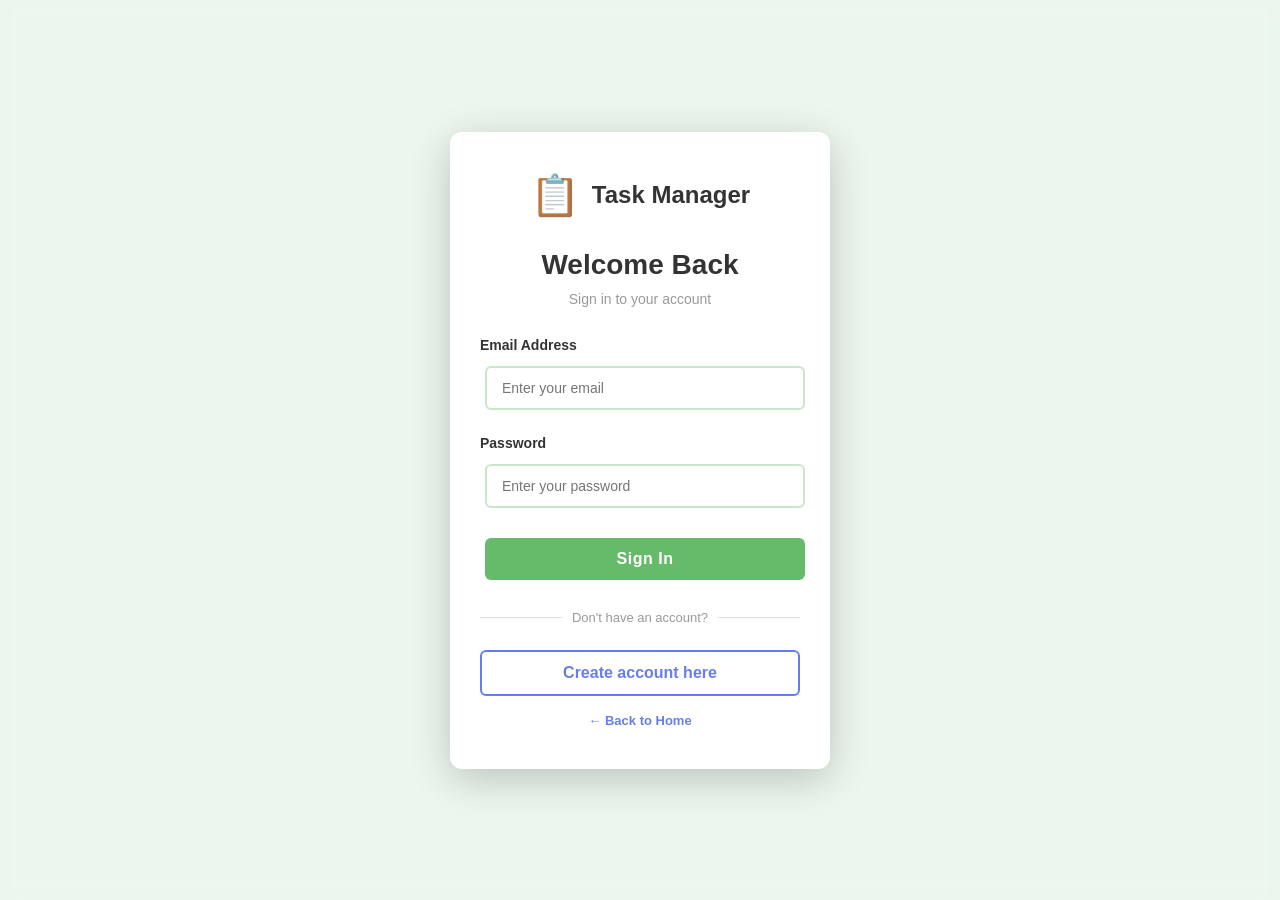
<file: frontend/login.html>
<!DOCTYPE html>
<html lang="en">
<head>
    <meta charset="UTF-8">
    <title>Login - Task Manager</title>
    <link rel="stylesheet" href="style.css">
</head>
<body class="auth-body">

<div class="auth-container">
    <div class="auth-card">
        <!-- Logo -->
        <div class="auth-logo">
            <span class="logo-icon">📋</span>
            <h1>Task Manager</h1>
        </div>

        <!-- Heading -->
        <h2 class="auth-heading">Welcome Back</h2>
        <p class="auth-subheading">Sign in to your account</p>

        <!-- Form -->
        <form onsubmit="handleLogin(event)" class="auth-form">
            <!-- Email Field -->
            <div class="form-group">
                <label for="email">Email Address</label>
                <input 
                    type="email" 
                    id="email" 
                    placeholder="Enter your email" 
                    required
                >
                
            </div>

            <!-- Password Field -->
            <div class="form-group">
                <label for="password">Password</label>
                <input 
                    type="password" 
                    id="password" 
                    placeholder="Enter your password" 
                    required
                >
                
            </div>

            <!-- Login Button -->
            <button type="submit" class="auth-button">Sign In</button>
        </form>

        <!-- Divider -->
        <div class="auth-divider">
            <span>Don't have an account?</span>
        </div>

        <!-- Register Link -->
        <a href="/register" class="auth-link">Create account here</a>

        <!-- Back to Home -->
        <p class="auth-footer">
            <a href="/">← Back to Home</a>
        </p>
    </div>
</div>

<script>
function handleLogin(event) {
    event.preventDefault();
    login();
}

function login(){
    const email = document.getElementById("email").value.trim();
    const password = document.getElementById("password").value.trim();
    
    if(!email || !password){
        alert("Please enter email and password");
        return;
    }
    
    fetch("/api/login",{
        method:"POST",
        headers:{"Content-Type":"application/json"},
        body:JSON.stringify({
            email:email,
            password:password
        })
    })
    .then(res=>res.json())
    .then(data=>{
        console.log("Login response:", data);
        if(data.id){
            // Store complete user object for script.js
            localStorage.setItem("currentUser", JSON.stringify(data));
            // Keep individual items for other uses
            localStorage.setItem("userId", data.id);
            localStorage.setItem("userName", data.name);
            localStorage.setItem("userEmail", data.email);
            window.location="/home";
        }else{
            alert("Invalid credentials. Please check your email and password.");
        }
    }).catch(err=>alert("Error: " + err));
}
</script>

</body>
</html>
</html>
</file>
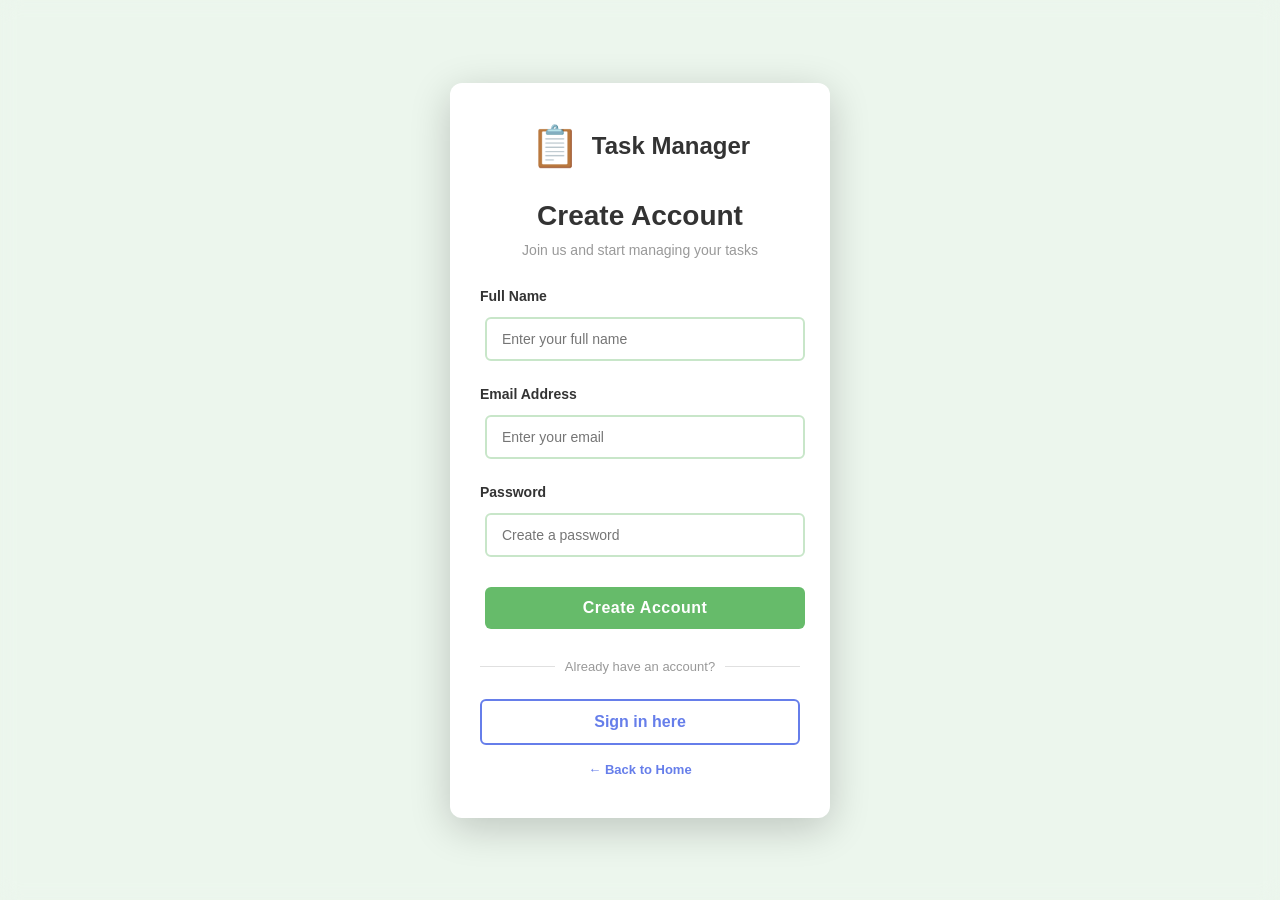
<file: frontend/register.html>
<!DOCTYPE html>
<html lang="en">
<head>
    <meta charset="UTF-8">
    <title>Register - Task Manager</title>
    <link rel="stylesheet" href="style.css">
</head>
<body class="auth-body">

<div class="auth-container">
    <div class="auth-card">
        <!-- Logo -->
        <div class="auth-logo">
            <span class="logo-icon">📋</span>
            <h1>Task Manager</h1>
        </div>

        <!-- Heading -->
        <h2 class="auth-heading">Create Account</h2>
        <p class="auth-subheading">Join us and start managing your tasks</p>

        <!-- Form -->
        <form onsubmit="handleRegister(event)" class="auth-form">
            <!-- Name Field -->
            <div class="form-group">
                <label for="name">Full Name</label>
                <input 
                    type="text" 
                    id="name" 
                    placeholder="Enter your full name" 
                    required
                >
                
            </div>

            <!-- Email Field -->
            <div class="form-group">
                <label for="email">Email Address</label>
                <input 
                    type="email" 
                    id="email" 
                    placeholder="Enter your email" 
                    required
                >
                
            </div>

            <!-- Password Field -->
            <div class="form-group">
                <label for="password">Password</label>
                <input 
                    type="password" 
                    id="password" 
                    placeholder="Create a password" 
                    required
                >
                
            </div>

            <!-- Register Button -->
            <button type="submit" class="auth-button">Create Account</button>
        </form>

        <!-- Divider -->
        <div class="auth-divider">
            <span>Already have an account?</span>
        </div>

        <!-- Login Link -->
        <a href="/login" class="auth-link">Sign in here</a>

        <!-- Back to Home -->
        <p class="auth-footer">
            <a href="/">← Back to Home</a>
        </p>
    </div>
</div>

<script>
function handleRegister(event) {
    event.preventDefault();
    register();
}

function register(){
    const name = document.getElementById("name").value.trim();
    const email = document.getElementById("email").value.trim();
    const password = document.getElementById("password").value.trim();
    
    if(!name || !email || !password){
        alert("Please fill in all fields");
        return;
    }

    if(password.length < 6) {
        alert("Password must be at least 6 characters long");
        return;
    }
    
    fetch("/api/register",{
        method:"POST",
        headers:{"Content-Type":"application/json"},
        body:JSON.stringify({
            name:name,
            email:email,
            password:password
        })
    }).then(res=>res.json())
    .then(data=>{
        if(data.message){
            alert("Registration successful! Please login.");
            window.location="/login";
        }else{
            alert("Registration failed: " + (data.error || "Unknown error"));
        }
    }).catch(err=>alert("Error: " + err));
}
</script>

</body>
</html>
</file>
<file: frontend/style.css>
* {
    margin: 0;
    padding: 0;
    box-sizing: border-box;
}

body {
    font-family: 'Segoe UI', Tahoma, Geneva, Verdana, sans-serif;
    background: #f5f5f5;
    color: #333;
}

/* Navigation Bar */
.navbar {
    background: white;
    box-shadow: 0 2px 4px rgba(0,0,0,0.1);
    padding: 0;
    position: sticky;
    top: 0;
    z-index: 100;
}

.nav-container {
    max-width: 1200px;
    margin: 0 auto;
    display: flex;
    align-items: center;
    justify-content: space-between;
    padding: 15px 30px;
}

.nav-left {
    flex: 1;
}

.logo {
    display: flex;
    align-items: center;
    gap: 10px;
    font-size: 20px;
    font-weight: bold;
    color: #4caf50;
}

.logo-icon {
    font-size: 28px;
}

.nav-center {
    flex: 2;
    display: flex;
    gap: 30px;
    justify-content: center;
}

.nav-link {
    text-decoration: none;
    color: #666;
    font-weight: 500;
    transition: color 0.3s;
    border-bottom: 2px solid transparent;
    padding-bottom: 5px;
}

.nav-link:hover,
.nav-link.active {
    color: #4caf50;
    border-bottom-color: #4caf50;
}

.nav-right {
    flex: 1;
    display: flex;
    align-items: center;
    gap: 20px;
    justify-content: flex-end;
}

.user-email {
    color: #666;
    font-size: 14px;
}

.logout-btn {
    background: #4caf50;
    color: white;
    border: none;
    padding: 8px 16px;
    border-radius: 4px;
    cursor: pointer;
    font-weight: 500;
    transition: background 0.3s;
}

.logout-btn:hover {
    background: #45a049;
}

/* Landing Page */
.landing-container {
    min-height: 100vh;
    display: flex;
    flex-direction: column;
}

.landing-navbar {
    background: white;
    padding: 20px 40px;
    box-shadow: 0 2px 4px rgba(0,0,0,0.05);
}

.landing-logo {
    display: flex;
    align-items: center;
    gap: 10px;
    font-size: 22px;
    font-weight: bold;
    color: #4caf50;
}

.landing-content {
    display: flex;
    align-items: center;
    justify-content: space-between;
    max-width: 1200px;
    margin: 60px auto;
    padding: 0 40px;
    gap: 60px;
    flex: 1;
}

.landing-left {
    flex: 1;
}

.landing-left h1 {
    font-size: 48px;
    color: #4caf50;
    margin-bottom: 20px;
    line-height: 1.2;
}

.landing-left p {
    font-size: 18px;
    color: #666;
    margin-bottom: 30px;
    line-height: 1.6;
}

.landing-buttons {
    display: flex;
    gap: 20px;
}

.btn-register,
.btn-login {
    padding: 12px 30px;
    font-size: 16px;
    border: none;
    border-radius: 4px;
    cursor: pointer;
    font-weight: 600;
    transition: all 0.3s;
}

.btn-register {
    background: #4caf50;
    color: white;
}

.btn-register:hover {
    background: #45a049;
    transform: translateY(-2px);
    box-shadow: 0 4px 8px rgba(76, 175, 80, 0.3);
}

.btn-login {
    background: white;
    color: #4caf50;
    border: 2px solid #4caf50;
}

.btn-login:hover {
    background: #f0f0f0;
    transform: translateY(-2px);
}

.landing-right {
    flex: 1;
    display: flex;
    justify-content: center;
}

.illustration {
    width: 100%;
    max-width: 350px;
}

.illustration img {
    width: 100%;
    height: auto;
    object-fit: contain;
}

/* Home Page */
.home-container {
    max-width: 1200px;
    margin: 0 auto;
    padding: 40px 30px;
}

.home-content {
    display: flex;
    align-items: center;
    gap: 60px;
    margin-bottom: 80px;
}

.content-left {
    flex: 1;
}

.content-left h1 {
    font-size: 42px;
    color: #4caf50;
    margin-bottom: 20px;
}

.content-left p {
    font-size: 16px;
    color: #666;
    line-height: 1.8;
    margin-bottom: 15px;
}

.go-to-tasks-btn {
    background: #4caf50;
    color: white;
    border: none;
    padding: 12px 30px;
    font-size: 16px;
    border-radius: 4px;
    cursor: pointer;
    margin-top: 20px;
    font-weight: 600;
    transition: background 0.3s;
}

.go-to-tasks-btn:hover {
    background: #45a049;
}

.content-right {
    flex: 1;
    display: flex;
    justify-content: center;
}

/* Quick Actions */
.quick-actions {
    display: grid;
    grid-template-columns: repeat(3, 1fr);
    gap: 30px;
    margin-top: 60px;
}

.action-card {
    background: white;
    padding: 30px;
    border-radius: 8px;
    text-align: center;
    box-shadow: 0 2px 8px rgba(0,0,0,0.1);
    transition: transform 0.3s, box-shadow 0.3s;
}

.action-card:hover {
    transform: translateY(-5px);
    box-shadow: 0 4px 16px rgba(0,0,0,0.15);
}

.action-icon {
    font-size: 40px;
    margin-bottom: 15px;
}

.action-card h3 {
    font-size: 20px;
    color: #333;
    margin-bottom: 10px;
}

.action-card p {
    color: #666;
    font-size: 14px;
    margin-bottom: 20px;
    line-height: 1.6;
}

.action-btn {
    background: #4caf50;
    color: white;
    border: none;
    padding: 10px 20px;
    border-radius: 4px;
    cursor: pointer;
    font-weight: 600;
    transition: background 0.3s;
}

.action-btn:hover {
    background: #45a049;
}

/* Form Styles */
input, button {
    padding: 10px;
    margin: 5px;
}

button {
    cursor: pointer;
}

li {
    background: white;
    margin: 10px;
    padding: 10px;
}

/* Responsive */
@media (max-width: 768px) {
    .nav-container {
        flex-direction: column;
        gap: 15px;
    }
    
    .nav-center {
        gap: 15px;
    }
    
    .landing-content,
    .home-content {
        flex-direction: column;
        gap: 30px;
    }
    
    .landing-left h1,
    .content-left h1 {
        font-size: 32px;
    }
    
    .quick-actions {
        grid-template-columns: 1fr;
    }
    
    .landing-buttons {
        flex-direction: column;
    }
}

/* TASKS PAGE */
.tasks-container {
    max-width: 1200px;
    margin: 0 auto;
    padding: 40px 30px;
}

.tasks-header {
    display: flex;
    justify-content: space-between;
    align-items: center;
    margin-bottom: 30px;
}

.tasks-header h1 {
    color: #4caf50;
    font-size: 32px;
    margin: 0;
}

.add-task-btn {
    background: #4caf50;
    color: white;
    border: none;
    padding: 10px 20px;
    border-radius: 4px;
    cursor: pointer;
    font-weight: 600;
    transition: background 0.3s;
}

.add-task-btn:hover {
    background: #45a049;
}

.tasks-list {
    display: grid;
    gap: 15px;
}

.tasks-list li {
    background: white;
    border-left: 4px solid #4caf50;
    padding: 20px;
    border-radius: 4px;
    display: flex;
    justify-content: space-between;
    align-items: center;
    box-shadow: 0 2px 4px rgba(0,0,0,0.1);
    transition: transform 0.2s;
}

.tasks-list li {
    background: white;
    border-left: 4px solid #4caf50;
    padding: 20px;
    border-radius: 4px;
    display: flex;
    justify-content: space-between;
    align-items: center;
    box-shadow: 0 2px 4px rgba(0,0,0,0.1);
    transition: all 0.3s ease;
}

.tasks-list li:hover {
    transform: translateX(5px);
    box-shadow: 0 4px 8px rgba(0,0,0,0.15);
}

.tasks-list li.completed {
    border-left-color: #999;
    background: #f9f9f9;
    opacity: 0.7;
}

.task-text {
    flex: 1;
    margin-right: 20px;
}

.task-title {
    font-size: 16px;
    font-weight: 600;
    color: #333;
    margin-bottom: 5px;
}

.tasks-list li.completed .task-title {
    text-decoration: line-through;
    color: #999;
}

.task-description {
    font-size: 14px;
    color: #666;
    margin-bottom: 8px;
}

.task-status {
    margin-bottom: 10px;
}

.status-badge {
    display: inline-block;
    padding: 4px 12px;
    border-radius: 20px;
    font-size: 12px;
    font-weight: 600;
    text-transform: uppercase;
    letter-spacing: 0.5px;
}

.status-pending {
    background: #fff3cd;
    color: #856404;
}

.status-completed {
    background: #d4edda;
    color: #155724;
}

.task-actions {
    display: flex;
    gap: 10px;
    white-space: nowrap;
}

.btn-complete {
    background: #4caf50;
    color: white;
    border: none;
    padding: 8px 16px;
    border-radius: 4px;
    cursor: pointer;
    font-size: 14px;
    font-weight: 600;
    transition: all 0.3s;
}

.btn-complete:hover {
    background: #45a049;
    transform: scale(1.05);
}

.btn-delete {
    background: #f44336;
    color: white;
    border: none;
    padding: 8px 16px;
    border-radius: 4px;
    cursor: pointer;
    font-size: 14px;
    font-weight: 600;
    transition: all 0.3s;
}

.btn-delete:hover {
    background: #da190b;
    transform: scale(1.05);
}

.empty-state {
    text-align: center;
    padding: 60px 20px;
    color: #999;
}

.empty-state a {
    color: #4caf50;
    text-decoration: none;
    font-weight: 600;
}

.empty-state a:hover {
    text-decoration: underline;
}

/* ADD TASK PAGE */
.add-task-container {
    max-width: 800px;
    margin: 0 auto;
    padding: 40px 30px;
}

.form-card {
    background: white;
    padding: 40px;
    border-radius: 8px;
    box-shadow: 0 2px 8px rgba(0,0,0,0.1);
}

.form-card h1 {
    color: #4caf50;
    margin-bottom: 30px;
    font-size: 28px;
}

.form-group {
    margin-bottom: 25px;
}

.form-group label {
    display: block;
    color: #333;
    font-weight: 600;
    margin-bottom: 8px;
}

.form-group input,
.form-group textarea {
    width: 100%;
    padding: 12px;
    border: 1px solid #ddd;
    border-radius: 4px;
    font-size: 14px;
    font-family: 'Segoe UI', Tahoma, Geneva, Verdana, sans-serif;
    transition: border-color 0.3s;
}

.form-group input:focus,
.form-group textarea:focus {
    outline: none;
    border-color: #4caf50;
    box-shadow: 0 0 0 3px rgba(76, 175, 80, 0.1);
}

.form-actions {
    display: flex;
    gap: 15px;
    margin-top: 30px;
}

.btn-submit {
    flex: 1;
    background: #4caf50;
    color: white;
    border: none;
    padding: 12px 30px;
    border-radius: 4px;
    font-size: 16px;
    font-weight: 600;
    cursor: pointer;
    transition: background 0.3s;
}

.btn-submit:hover {
    background: #45a049;
}

.btn-cancel {
    flex: 1;
    background: #e0e0e0;
    color: #333;
    border: none;
    padding: 12px 30px;
    border-radius: 4px;
    font-size: 16px;
    font-weight: 600;
    cursor: pointer;
    transition: background 0.3s;
}

.btn-cancel:hover {
    background: #d0d0d0;
}

/* PROFILE PAGE */
.profile-container {
    min-height: calc(100vh - 70px);
    background: #f8faf9;
    padding: 40px 30px;
    display: flex;
    align-items: center;
    justify-content: center;
}

.profile-wrapper {
    width: 100%;
    max-width: 550px;
}

.profile-card {
    background: white;
    border-radius: 12px;
    box-shadow: 0 4px 15px rgba(76, 175, 80, 0.15);
    overflow: hidden;
    animation: slideUp 0.5s ease-out;
}

.profile-header {
    background: linear-gradient(135deg, #66bb6a 0%, #4caf50 100%);
    color: white;
    padding: 50px 30px 30px;
    text-align: center;
    display: flex;
    flex-direction: column;
    align-items: center;
    justify-content: center;
}

.profile-avatar {
    font-size: 60px;
    margin-bottom: 15px;
    display: flex;
    align-items: center;
    justify-content: center;
    width: 100px;
    height: 100px;
    border-radius: 50%;
    background: #c8e6c9;
    border: 3px solid white;
    box-shadow: 0 4px 15px rgba(0, 0, 0, 0.2);
}

.profile-header h1 {
    margin: 0 0 5px 0;
    font-size: 28px;
    font-weight: 700;
}

.profile-subtitle {
    margin: 0;
    font-size: 14px;
    opacity: 0.9;
}

.profile-content {
    padding: 30px;
}

.profile-field {
    display: flex;
    align-items: flex-start;
    gap: 16px;
    margin-bottom: 20px;
    padding: 18px;
    background: #f8faf9;
    border-radius: 8px;
    transition: all 0.3s ease;
}

.profile-field:hover {
    background: #e8f5e9;
    transform: translateX(4px);
}

.field-icon {
    font-size: 28px;
    flex-shrink: 0;
    width: 40px;
    height: 40px;
    display: flex;
    align-items: center;
    justify-content: center;
    background: #e8f5e9;
    border-radius: 8px;
}

.field-content {
    flex: 1;
}

.profile-field label {
    display: block;
    color: #4caf50;
    font-size: 12px;
    font-weight: 700;
    text-transform: uppercase;
    margin-bottom: 6px;
    letter-spacing: 0.8px;
}

.profile-field p {
    color: #333;
    font-size: 16px;
    font-weight: 500;
    margin: 0;
}

.profile-actions {
    display: flex;
    gap: 12px;
    padding: 20px 30px;
    background: #f8faf9;
    border-top: 1px solid #e0e0e0;
}

.btn-settings,
.btn-logout {
    flex: 1;
    padding: 12px 16px;
    border: none;
    border-radius: 6px;
    font-size: 14px;
    font-weight: 600;
    cursor: pointer;
    transition: all 0.3s ease;
}

.btn-settings {
    background: #e8f5e9;
    color: #4caf50;
    border: 2px solid #66bb6a;
}

.btn-settings:hover {
    background: #66bb6a;
    color: white;
    transform: translateY(-2px);
    box-shadow: 0 4px 12px rgba(102, 187, 106, 0.3);
}

.btn-logout {
    background: #f44336;
    color: white;
}

.btn-logout:hover {
    background: #da190b;
    transform: translateY(-2px);
    box-shadow: 0 4px 12px rgba(244, 67, 54, 0.3);
}

.profile-section {
    margin-bottom: 30px;
    padding-bottom: 25px;
    border-bottom: 2px solid #f0f0f0;
}

.profile-section:last-of-type {
    border-bottom: none;
    margin-bottom: 0;
}

.section-title {
    color: #4caf50;
    font-size: 14px;
    font-weight: 700;
    text-transform: uppercase;
    letter-spacing: 0.8px;
    margin: 0 0 16px 0;
    padding-bottom: 10px;
    border-bottom: 2px solid #c8e6c9;
}

.profile-stats {
    display: grid;
    grid-template-columns: repeat(3, 1fr);
    gap: 16px;
    padding: 24px 30px;
    background: linear-gradient(135deg, #f0f9ff 0%, #f0fdf4 100%);
    border-top: 2px solid #e0e0e0;
}

.stat-item {
    display: flex;
    align-items: center;
    gap: 12px;
    padding: 16px;
    background: white;
    border-radius: 8px;
    border-left: 4px solid #66bb6a;
}

.stat-icon {
    font-size: 32px;
}

.stat-info {
    flex: 1;
}

.stat-label {
    margin: 0;
    font-size: 12px;
    color: #999;
    font-weight: 600;
    text-transform: uppercase;
    letter-spacing: 0.5px;
}

.stat-value {
    margin: 4px 0 0 0;
    font-size: 24px;
    font-weight: 700;
    color: #4caf50;
}

/* Responsive for mobile */
@media (max-width: 768px) {
    .profile-stats {
        grid-template-columns: 1fr;
    }
}

/* AUTHENTICATION PAGES */
.auth-body {
    background: rgba(76, 175, 80, 0.1);
    backdrop-filter: blur(10px);
    min-height: 100vh;
    display: flex;
    align-items: center;
    justify-content: center;
}

.auth-container {
    width: 100%;
    max-width: 420px;
    padding: 20px;
}

.auth-card {
    background: white;
    border-radius: 12px;
    padding: 40px 30px;
    box-shadow: 0 10px 40px rgba(0, 0, 0, 0.2);
    animation: slideUp 0.5s ease-out;
}

@keyframes slideUp {
    from {
        opacity: 0;
        transform: translateY(30px);
    }
    to {
        opacity: 1;
        transform: translateY(0);
    }
}

.auth-logo {
    text-align: center;
    margin-bottom: 30px;
    display: flex;
    align-items: center;
    justify-content: center;
    gap: 12px;
}

.auth-logo .logo-icon {
    font-size: 40px;
}

.auth-logo h1 {
    color: #333;
    font-size: 24px;
    margin: 0;
    font-weight: 700;
}

.auth-heading {
    font-size: 28px;
    color: #333;
    margin: 0 0 10px 0;
    text-align: center;
    font-weight: 700;
}

.auth-subheading {
    color: #999;
    text-align: center;
    margin-bottom: 30px;
    font-size: 14px;
}

.auth-form {
    margin-bottom: 25px;
}

.form-group {
    margin-bottom: 20px;
    position: relative;
}

.form-group label {
    display: block;
    color: #333;
    font-weight: 600;
    margin-bottom: 8px;
    font-size: 14px;
}

.form-group input {
    width: 100%;
    padding: 12px 15px;
    border: 2px solid #c8e6c9;
    border-radius: 6px;
    font-size: 14px;
    transition: all 0.3s ease;
    font-family: 'Segoe UI', Tahoma, Geneva, Verdana, sans-serif;
}

.form-group input:focus {
    outline: none;
    border-color: #66bb6a;
    box-shadow: 0 0 0 4px rgba(102, 187, 106, 0.15);
}

.input-icon {
    position: absolute;
    right: 15px;
    top: 40px;
    font-size: 18px;
}

.auth-button {
    width: 100%;
    padding: 12px;
    background: #66bb6a;
    color: white;
    border: none;
    border-radius: 6px;
    font-size: 16px;
    font-weight: 700;
    cursor: pointer;
    transition: all 0.3s ease;
    letter-spacing: 0.5px;
}

.auth-button:hover {
    background: #5cb863;
    transform: translateY(-2px);
    box-shadow: 0 8px 20px rgba(102, 187, 106, 0.4);
}

.auth-button:active {
    transform: translateY(0);
}

.auth-divider {
    text-align: center;
    margin: 25px 0;
    color: #999;
    font-size: 13px;
    position: relative;
}

.auth-divider::before {
    content: '';
    position: absolute;
    left: 0;
    top: 50%;
    width: 100%;
    height: 1px;
    background: #e0e0e0;
    z-index: 0;
}

.auth-divider span {
    background: white;
    padding: 0 10px;
    position: relative;
    z-index: 1;
}

.auth-link {
    display: block;
    text-align: center;
    color: #667eea;
    text-decoration: none;
    font-weight: 600;
    padding: 12px;
    border: 2px solid #667eea;
    border-radius: 6px;
    transition: all 0.3s ease;
    margin-bottom: 15px;
}

.auth-link:hover {
    background: #667eea;
    color: white;
}

.auth-footer {
    text-align: center;
    margin: 0;
}

.auth-footer a {
    color: #667eea;
    text-decoration: none;
    font-size: 13px;
    font-weight: 600;
    transition: color 0.3s;
}

.auth-footer a:hover {
    text-decoration: underline;
}
</file>
